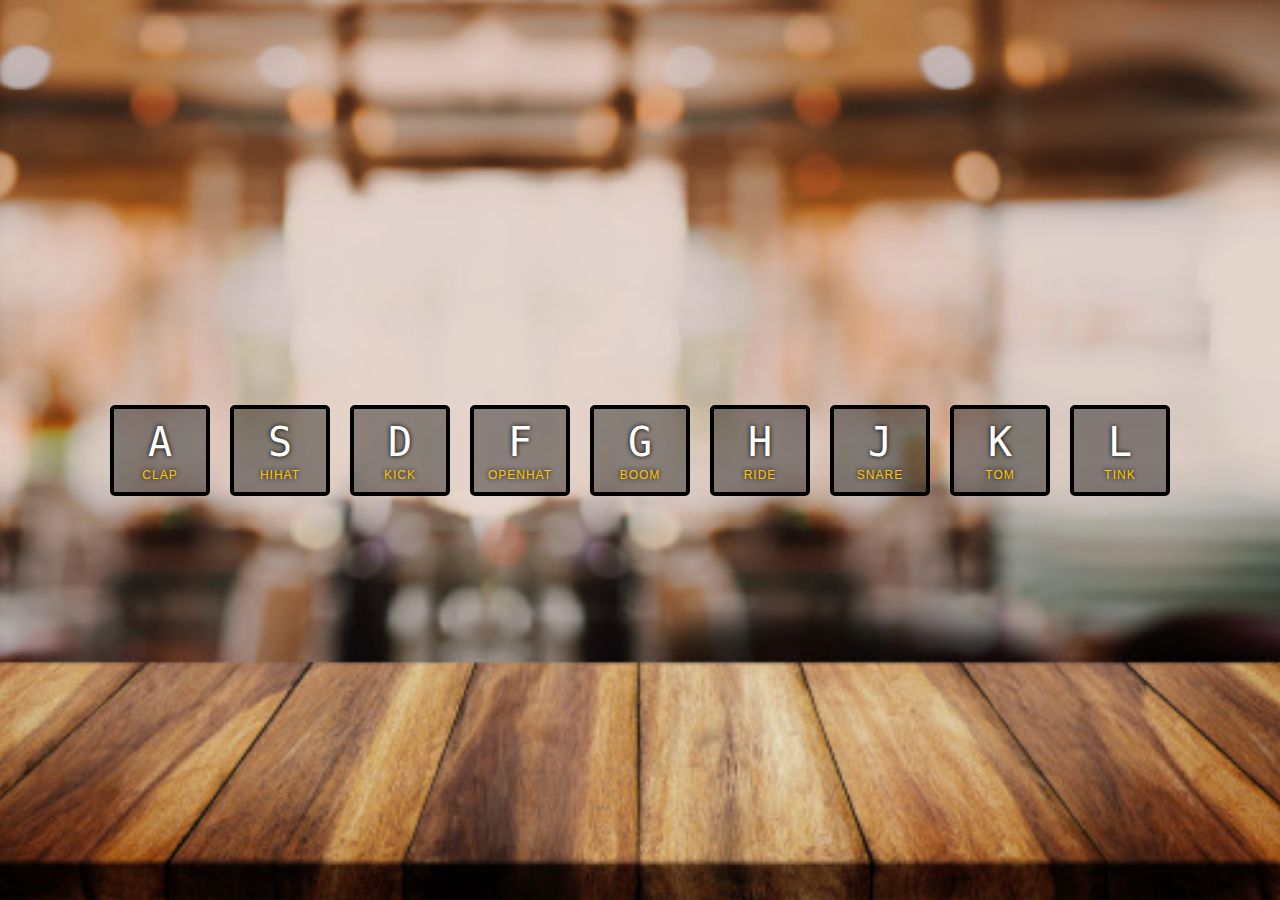
<file: 01 - JS Drum Kit/index.html>
<!DOCTYPE html>
<html lang="en">
<head>
    <meta charset="UTF-8">
    <meta name="viewport" content="width=device-width, initial-scale=1.0">
    <title>JavaScript Drum Kit</title>
    <link rel='stylesheet' href='style.css'>
</head>
<body>
    <div class='keys'>
        <button data-key="65" class="key">
            <kbd>A</kbd>
            <span class="sound">clap</span>
        </button>

        <button data-key='83' class='key'>
            <kbd>S</kbd>
            <span class='sound'>hihat</span>
        </button>

        <button data-key='68' class='key'>
            <kbd>D</kbd>
            <span class='sound'>kick</span>
        </button>

        <button data-key='70' class='key'>
            <kbd>F</kbd>
            <span class='sound'>openhat</span>
        </button>

        <button data-key='71' class='key'>
            <kbd>G</kbd>
            <span class='sound'>boom</span>
        </button>

        <button data-key='72' class='key'>
            <kbd>H</kbd>
            <span class='sound'>ride</span>
        </button>

        <button data-key='74' class='key'>
            <kbd>J</kbd>
            <span class='sound'>snare</span>
        </button>

        <button data-key='75' class='key'>
            <kbd>K</kbd>
            <span class='sound'>tom</span>
        </button>

        <button data-key='76' class='key'>
            <kbd>L</kbd>
            <span class='sound'>tink</span>
        </button>
    </div>

    <!-- https://developer.mozilla.org/en-US/docs/Web/HTML/Global_attributes/data-*
        - The data-* global attributes form a class of attributes called custom data attributes,
         that allow proprietary information to be exchanged between the HTML and its DOM representation by scripts.
    -->
    <audio data-key='65'src="sounds/clap.wav"></audio>
    <audio data-key='83'src="sounds/hihat.wav"></audio>
    <audio data-key='68'src="sounds/kick.wav"></audio>
    <audio data-key='70'src="sounds/openhat.wav"></audio>
    <audio data-key='71'src="sounds/boom.wav"></audio>
    <audio data-key='72'src="sounds/ride.wav"></audio>
    <audio data-key='74'src="sounds/snare.wav"></audio>
    <audio data-key='75'src="sounds/tom.wav"></audio>
    <audio data-key='76'src="sounds/tink.wav"></audio>

    <script src='script.js'></script>
</body>
</html>
</file>
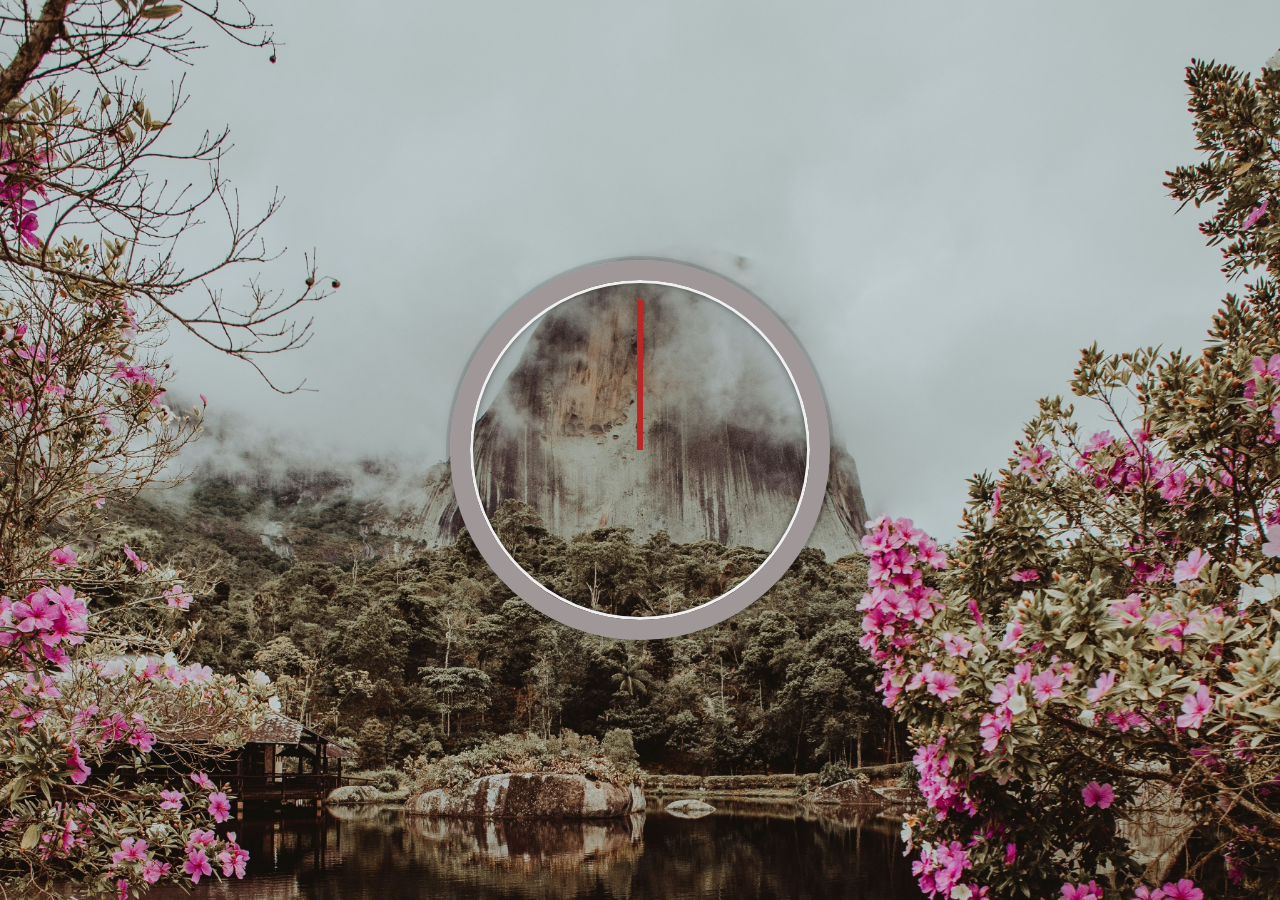
<file: 02 - JS and CSS Clock/index.html>
<!DOCTYPE html>
<html lang="en">
<head>
    <meta charset="UTF-8">
    <meta name="viewport" content="width=device-width, initial-scale=1.0">
    <title>JS and CSS Clock</title>
    <link rel='stylesheet' href='style.css'>
</head>
<body>

    <div class='clock'>
        <div class="clock-face">
            <div class="hand hour-hand"></div>
            <div class="hand min-hand"></div>
            <div class="hand sec-hand"></div>
        </div>
    </div>

    <script src='script.js'></script>
</body>
</html>
</file>
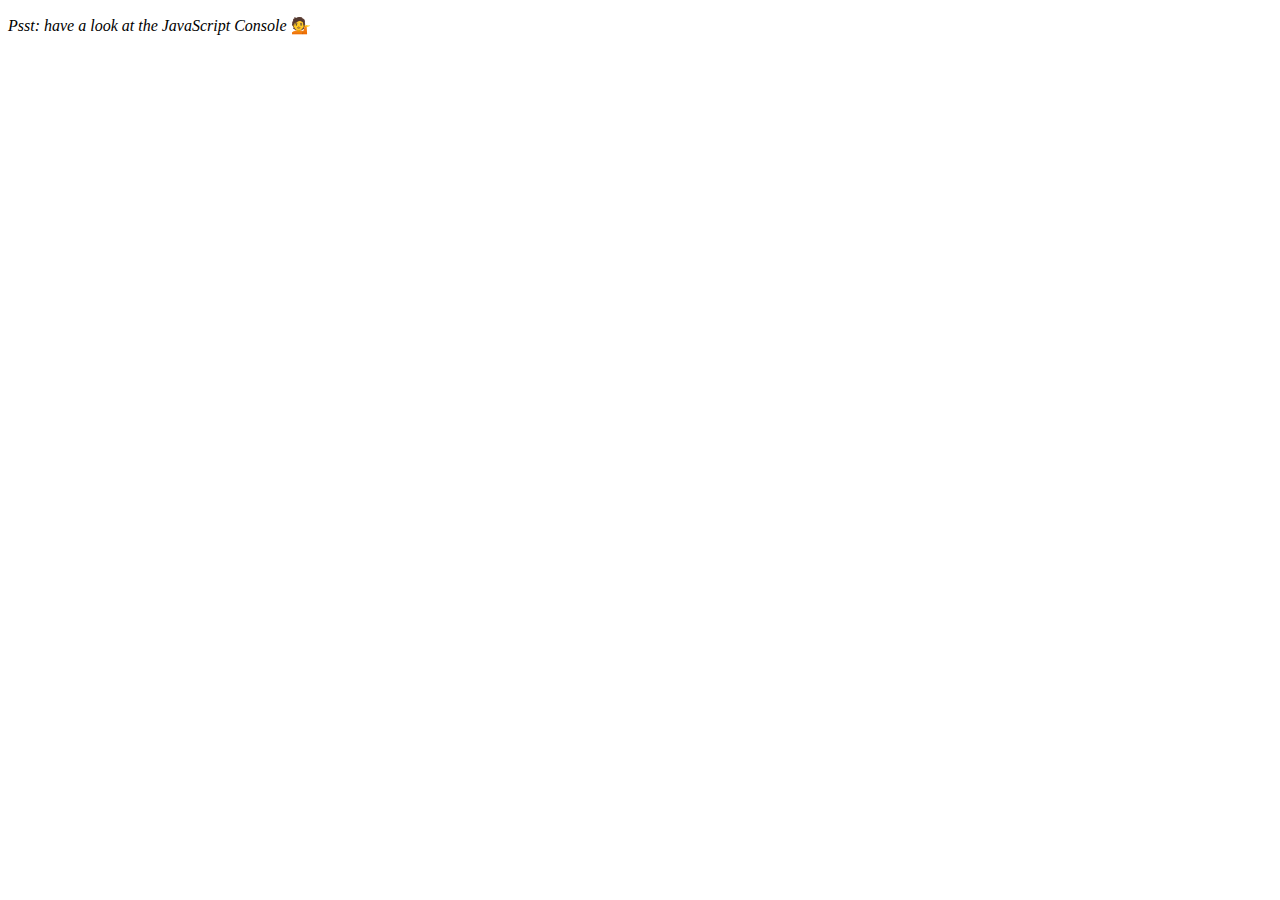
<file: 04 - Array Cardio Day 1/index.html>
<!DOCTYPE html>
<html lang="en">
<head>
    <meta charset="UTF-8">
    <meta name="viewport" content="width=device-width, initial-scale=1.0">
    <title>Array Cardio 💪</title>
</head>
<body>
    <p><em>Psst: have a look at the JavaScript Console</em> 💁</p>
    <script src='script.js'></script>
</body>
</html>
</file>
<file: 01 - JS Drum Kit/style.css>
html {
	font-size: 10px;
	/* background image */
	background: url('coffeeshop.jpg') bottom center;
	background-size: cover;
}

body,
html {
	margin: 0;
	padding: 0;
	font-family: sans-serif;
}

.keys {
	display: flex;
	flex: 1;
	min-height: 100vh;
	align-items: center;
	justify-content: center;
}

.key {
	border: 0.4rem solid black;
	border-radius: 0.5rem;
	margin: 1rem;
	font-size: 1.5rem;
	padding: 1rem 0.5rem;
	transition: all 0.07s ease; /* important line to control how we animate/make each key pop */
	width: 10rem;
	text-align: center;
	color: white;
	background: rgba(0, 0, 0, 0.4);
	text-shadow: 0 0 0.5rem black;
}

/* add this class to any key that is presses to make it pop */
.playing {
	transform: scale(1.1); /* determines how big each element pops */
	border-color: #ffc600;
	box-shadow: 0 0 1rem #ffc600;
}

/* https://developer.mozilla.org/en-US/docs/Web/HTML/Element/kbd
    - The HTML Keyboard Input element (<kbd>) represents a span of inline text denoting textual user input from a keyboard,
     voice input, or any other text entry device. By convention, the user agent defaults to rendering the contents of 
     a <kbd> element using its default monospace font, although this is not mandated by the HTML standard.
*/
kbd {
	display: block;
	font-size: 4rem;
}

.sound {
	font-size: 1.2rem;
	text-transform: uppercase;
	letter-spacing: 0.1rem;
	color: #ffc600;
}
</file>
<file: 02 - JS and CSS Clock/style.css>
html {
	background: url(jonathan-borba-03pJ7S8z5rM-unsplash.jpg);
	background-size: cover;
	font-family: "helvetica neue";
	text-align: center;
	font-size: 10px;
}

body {
	margin: 0;
	font-size: 2rem;
	display: flex;
	flex: 1;
	min-height: 100vh;
	align-items: center;
}

.clock {
	width: 30rem;
	height: 30rem;
	border: 20px solid rgb(160, 152, 152);
	border-radius: 50%;
	margin: 50px auto;
	position: relative;
	padding: 2rem;
	box-shadow: 0 0 0 4px rgba(0, 0, 0, 0.1), inset 0 0 0 3px #efefef,
		inset 0 0 10px black, 0 0 10px rgba(0, 0, 0, 0.2);
}

.clock-face {
	position: relative;
	width: 100%;
	height: 100%;
	transform: translateY(-3px); /* account for the height of the clock hands */
}

.hand {
	width: 50%;
	height: 6px;
	background: black;
	position: absolute;
	top: 50%;
	transform-origin: 100%;
	transform: rotate(90deg);
	transition: all 0.05s;
	transition-timing-function: cubic-bezier(0, 5.78, 0.58, 1);
}

.hour-hand {
	width: 35%;
	height: 6px;
	background: black;
	left: 15%;
	position: absolute;
	top: 50%;
	transform-origin: 100%;
}

.sec-hand {
	background: #bd2626;
}
</file>
